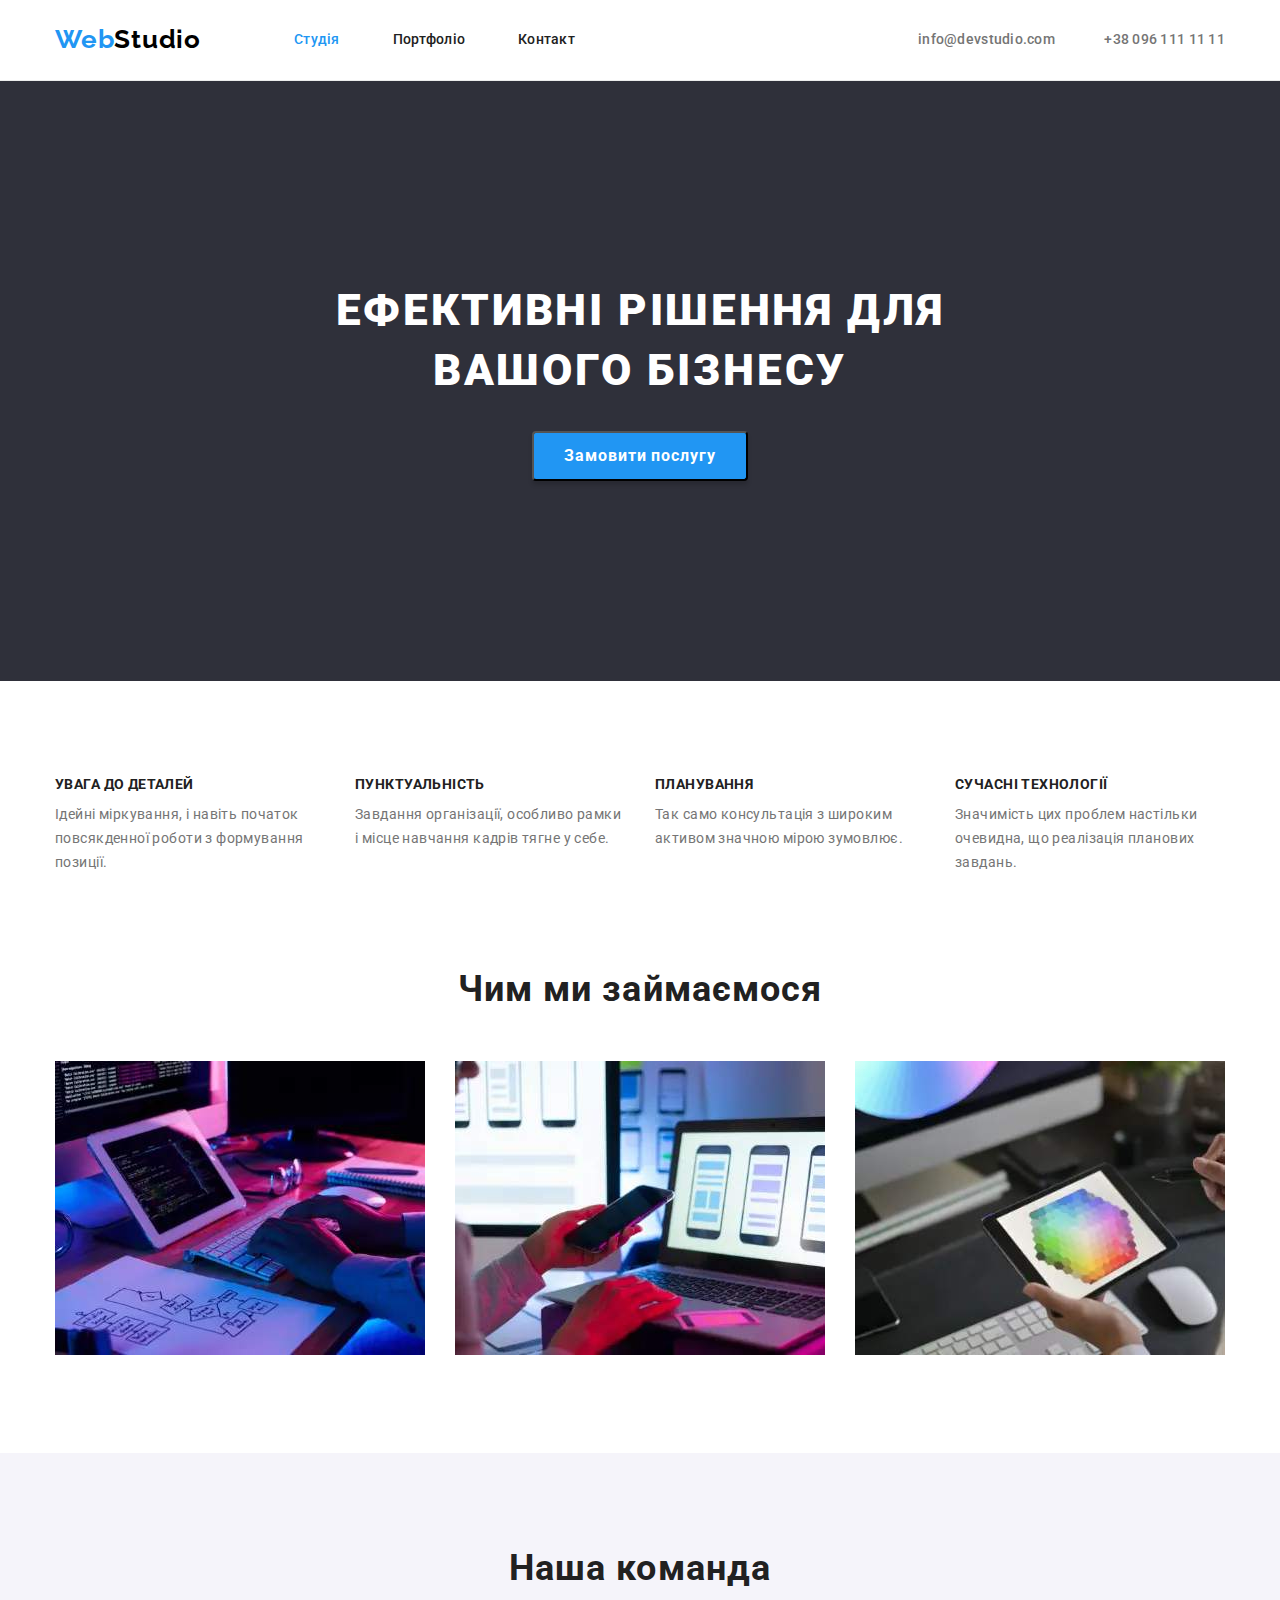
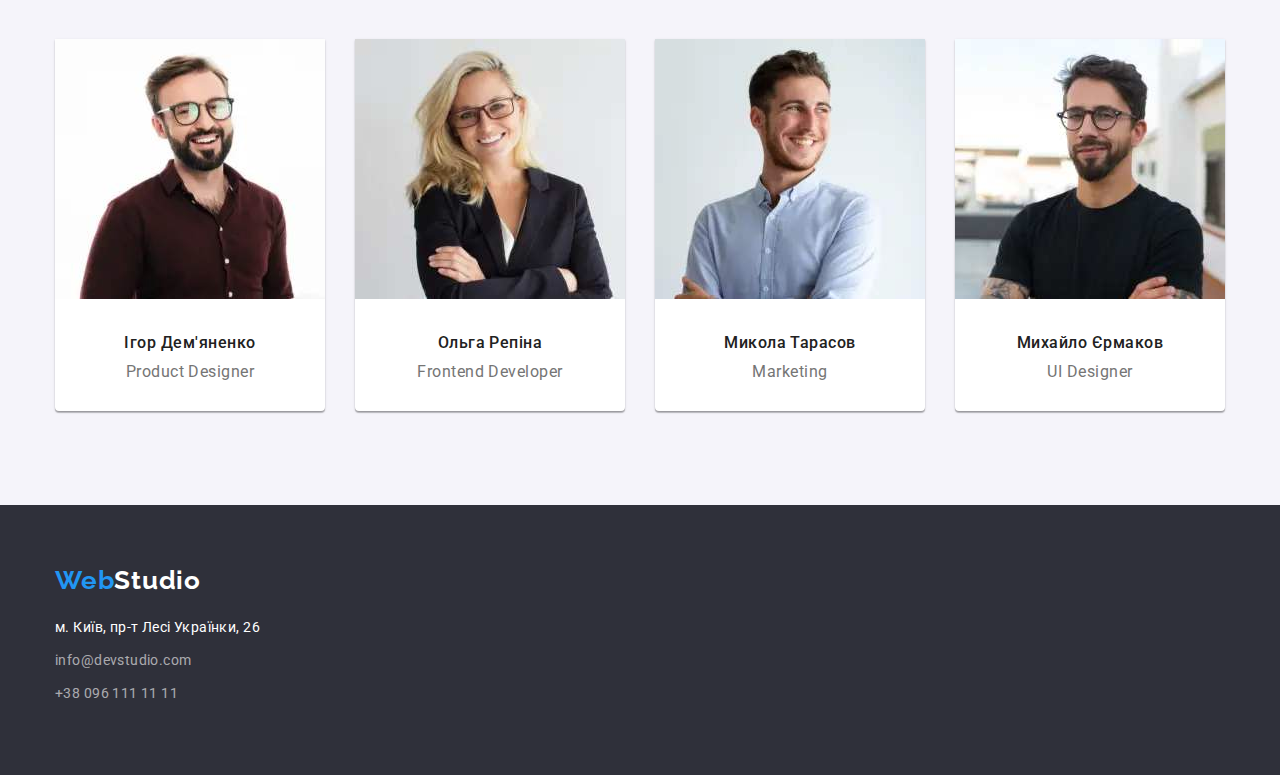
<file: index.html>
<!DOCTYPE html>
<html lang="uk">
<head>
    <meta charset="UTF-8">
    <meta http-equiv="X-UA-Compatible" content="IE=edge">
    <meta name="viewport" content="width=device-width, initial-scale=1.0">    
    <title>HOMEWORK3</title>
    <link rel="stylesheet" href="https://cdnjs.cloudflare.com/ajax/libs/modern-normalize/1.1.0/modern-normalize.min.css">
    <link rel="preconnect" href="https://fonts.googleapis.com">
    <link rel="preconnect" href="https://fonts.gstatic.com" crossorigin>
    <link href="https://fonts.googleapis.com/css2?family=Raleway:wght@700&family=Roboto:wght@400;500;700;900&display=swap"
        rel="stylesheet">
    <link rel="stylesheet" href="./css/styles.css">
</head>
<body>
        <header class="header-box">
            <div class="container">
                <div class="nav-flex-header">
                    <nav class="nav-flex-header">
                        <a href="./index.html" class="logo link "><span class="web">Web</span><span class="studio">Studio</span></a>
                        <ul class="nav-flex">
                            <li><a href="./index.html" class="link-nav link-current link">Студія</a></li>
                            <li><a href="./portfolio.html" class="link-nav link">Портфоліо</a></li>
                            <li><a href="" class="link-nav link">Контакт</a></li>
                        </ul>
                    </nav>
                    <ul class="nav-flex-tel">
                        <li><a href="mailto:info@devstudio.com" class="nav-contact link">info@devstudio.com</a></li>
                        <li><a href="tel:+380961111111" class="nav-contact link">+38 096 111 11 11</a></li>
                    </ul>
                </div>
                
            </div>                
        </header>

    <main>        
        <section class="order">
            <div class="container">
                <h1 class="hero-title">Ефективні рішення для вашого бізнесу</h1>
                <button type="button" class="order-button">Замовити послугу</button> 
            </div>              
        </section>
        <section class="advantage-box">
            <div class="container">
                <!--Чому ви обираєте нас?-->
                <ul class="advantage-flex">
                    <li>
                        <h3 class="title-advantage">УВАГА ДО ДЕТАЛЕЙ</h3>
                        <p class="advantage">Ідейні міркування, і навіть початок повсякденної роботи з формування позиції.</p>
                    </li>
                    <li>
                        <h3 class="title-advantage">ПУНКТУАЛЬНІСТЬ</h3>
                        <p class="advantage">Завдання організації, особливо рамки і місце навчання кадрів тягне у себе.</p>
                    </li>
                    <li>
                        <h3 class="title-advantage">ПЛАНУВАННЯ</h3>
                        <p class="advantage">Так само консультація з широким активом значною мірою зумовлює.</p>
                    </li>
                    <li>
                        <h3 class="title-advantage">СУЧАСНІ ТЕХНОЛОГІЇ</h3>
                        <p class="advantage">Значимість цих проблем настільки очевидна, що реалізація планових завдань.</p>
                    </li>
                </ul>
            </div>
        </section>
       
        <section class="specialization">
            <div class="container">
                <h2 class="specialization-title">Чим ми займаємося</h2>
                <ul class="specialization-foto">
                    <li><img src="images/imgdesktop.jpg" alt="Для Офісу" width="370" height="294"></li>
                    <li><img src="images/imgmobile.jpg" alt="Мобільні версії" width="370" height="294"></li>
                    <li><img src="images/imgtablet.jpg" alt="Версії для планшетів" width="370" height="294"></li>
                </ul>
            </div>
        </section>
                
        <section class="comand">
            <div class="container">
                    <h2 class="title-comand">Наша команда</h2>
                    <ul class="comand-flex" >
                        <li class="box-comand">
                            <img src="images/imgIgorDemiyanenko.jpg" alt="Фото Ігор Дем'яненко" width="270" height="260">
                            <div class="comand-name"><h3 class="name">Ігор Дем'яненко</h3>
                            <p lang="en" class="profession">Product Designer</p></div>
                        </li>
                        <li class="box-comand">
                            <img src="images/imgOlgaRepina.jpg" alt="Фото Ольга Репіна" width="270" height="260">
                            <div class="comand-name"><h3 class="name">Ольга Репіна</h3>
                            <p lang="en" class="profession">Frontend Developer</p></div>
                        </li>
                        <li class="box-comand">
                            <img src="images/imgNikolaiTarasov.jpg" alt="Фото Микола Тарасов" width="270" height="260">
                            <div class="comand-name"><h3 class="name">Микола Тарасов</h3>
                            <p lang="en" class="profession">Marketing</p></div>
                        </li>
                        <li class="box-comand">
                            <img src="images/imgMikhailErmakov.jpg" alt="Фото Михайло Єрмаков" width="270" height="260">
                            <div class="comand-name"><h3 class="name">Михайло Єрмаков</h3>
                            <p lang="en" class="profession">UI Designer</p></div>
                        </li>
                    </ul>
            </div>
        </section>
    
    </main>
    <footer class="footer">
        <div class="container">
                <a href="./index.html" class="logo-footer link"><span class="web">Web</span><span class="logo-studio-footer">Studio</span></a>
                <address>
                    <span class="adress">м. Київ, пр-т Лесі Українки, 26</span>
                    <ul>
                        <li class="link-footer"><a href="mailto:info@devstudio.com" class="contact link">info@devstudio.com</a></li>
                        <li class="link-footer"><a href="tel:+380961111111" class="contact link">+38 096 111 11 11</a></li>
                    </ul>
                </address>
        </div>
        
    </footer>
</body>
</html>
</file>
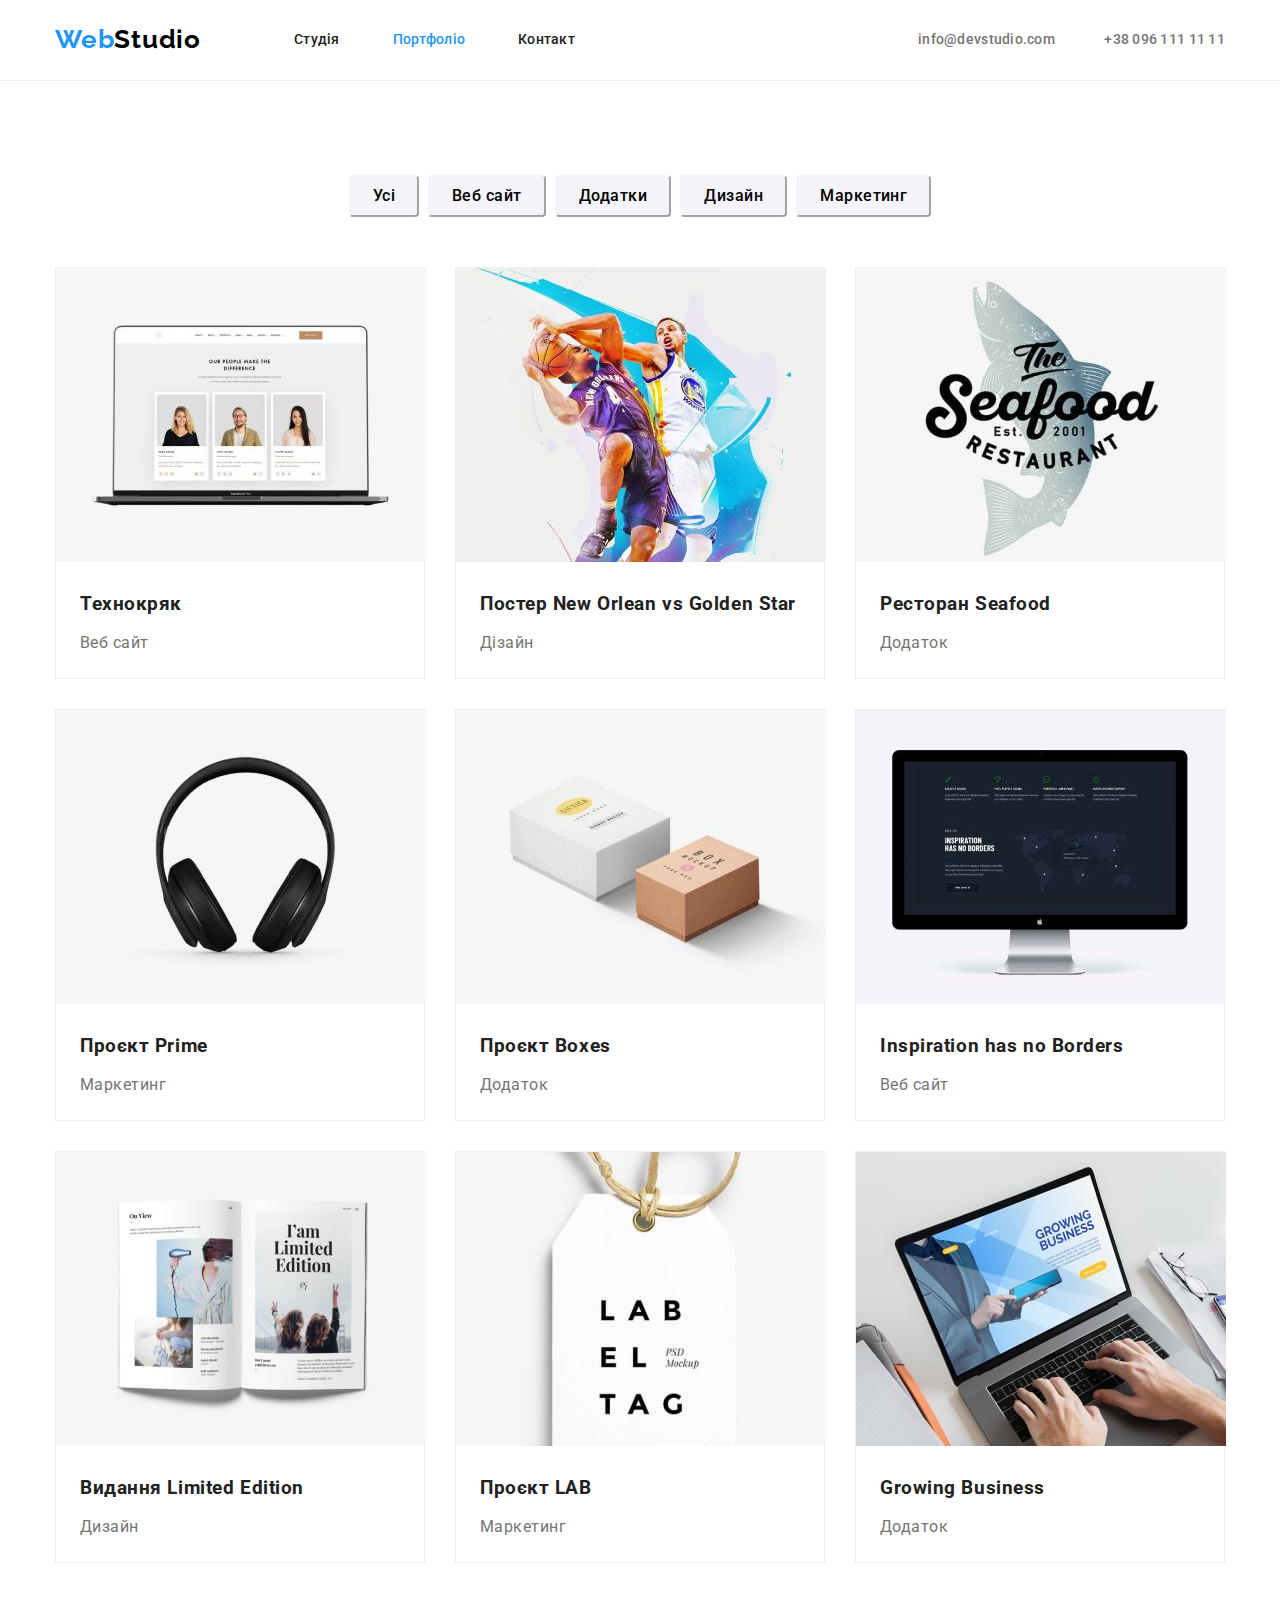
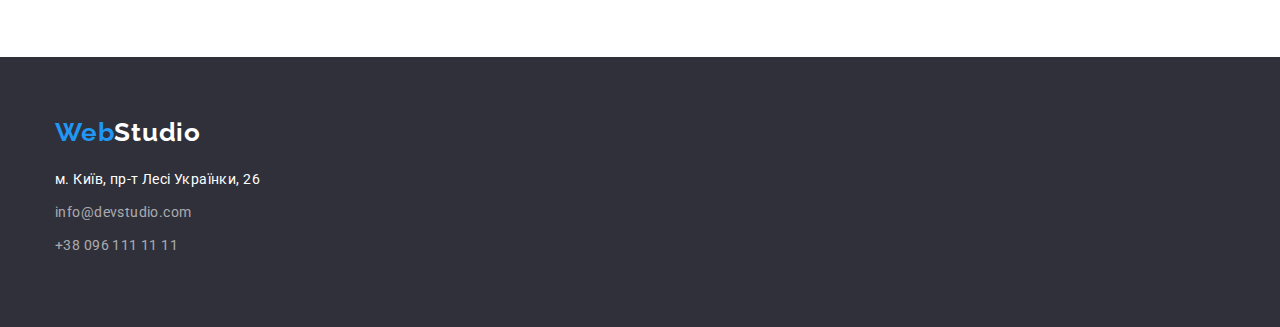
<file: portfolio.html>
<!DOCTYPE html>
<html lang="uk">

<head>
    <meta charset="UTF-8">
    <meta http-equiv="X-UA-Compatible" content="IE=edge">
    <meta name="viewport" content="width=device-width, initial-scale=1.0">
    <title>HOMEWORK3</title>
    <link rel="stylesheet" href="https://cdnjs.cloudflare.com/ajax/libs/modern-normalize/1.1.0/modern-normalize.min.css">
    <link rel="preconnect" href="https://fonts.googleapis.com">
    <link rel="preconnect" href="https://fonts.gstatic.com" crossorigin>
    <link href="https://fonts.googleapis.com/css2?family=Raleway:wght@700&family=Roboto:wght@400;500;700;900&display=swap"
        rel="stylesheet">
    <link rel="stylesheet" href="./css/styles.css">
</head>

<body>
    <header class="header-box">
        <div class="container">
            <div class="nav-flex-header">
                <nav class="nav-flex-header">
                    <a href="./index.html" class="logo link "><span class="web">Web</span><span
                            class="studio">Studio</span></a>
                    <ul class="nav-flex">
                        <li><a href="./index.html" class="link-nav link">Студія</a></li>
                        <li><a href="./portfolio.html" class="link-nav link-current link">Портфоліо</a></li>
                        <li><a href="" class="link-nav link">Контакт</a></li>
                    </ul>
                </nav>
                <ul class="nav-flex-tel">
                    <li><a href="mailto:info@devstudio.com" class="nav-contact link">info@devstudio.com</a></li>
                    <li><a href="tel:+380961111111" class="nav-contact link">+38 096 111 11 11</a></li>
                </ul>
            </div>
    
        </div>
    </header>
       
      
    <main>
            <section class="projects-box">
                <div class="container">
                    <ul class="button-list">
                        <li class=""><button type="button" class="button">Усi</button></li>
                        <li class=""><button type="button" class="button">Веб сайт</button></li>
                        <li class=""><button type="button" class="button">Додатки</button></li>
                        <li class=""><button type="button" class="button">Дизайн</button></li>
                        <li class=""><button type="button" class="button">Маркетинг</button></li>
                    </ul>
                    <ul class="card-flex">
                        <li class="card">
                            <img src="./images/imgtekhnokriak.jpg" alt="Технокряк Веб сайт" width="370">
                            <div class="filter"><h3 class="projects">Технокряк</h3>
                            <p class="project-type">Веб сайт</p></div>
                        </li>
                        <li class="card">
                            <img src="./images/imgposterneworlensstars.jpg" alt="Постер Нью Орлеан та Золоті зірки Дізайн" width="370">
                            <div class="filter"><h3 class="projects">Постер New Orlean vs Golden Star</h3>
                            <p class="project-type">Дізайн</p></div>
                        </li>
                        <li class="card">
                            <img src="./images/imgseafoods.jpg" alt="Ресторан Морська їжа Додаток" width="370">
                            <div class="filter"><h3 class="projects">Ресторан Seafood</h3>
                            <p class="project-type">Додаток</p></div>
                        </li>
                        <li class="card">
                            <img src="./images/imgprime.jpg" alt="Проєкт Прайм Маркетинг" width="370">
                            <div class="filter"><h3 class="projects">Проєкт Prime</h3>
                            <p class="project-type">Маркетинг</p></div>
                        </li>
                        <li class="card">
                            <img src="./images/imgboxes.jpg" alt="Проєкт Коробки Додаток" width="370">
                            <div class="filter"><h3 class="projects">Проєкт Boxes</h3>
                            <p class="project-type">Додаток</p></div>
                        </li>
                        <li class="card">
                            <img src="./images/imginspborders.jpg" alt="Натхнення без меж Веб сайт" width="370">
                            <div class="filter"><h3 class="projects">Inspiration has no Borders</h3>
                            <p class="project-type">Веб сайт</p></div>
                        </li>
                        <li class="card">
                            <img src="./images/imglimited.jpg" alt="Видання Обмежена серія Дизайн" width="370">
                            <div class="filter"><h3 class="projects">Видання Limited Edition</h3>
                            <p class="project-type">Дизайн</p></div>
                        </li>
                        <li class="card">
                            <img src="./images/imglab.jpg" alt="Проєкт Лаб Маркетинг" width="370">
                            <div class="filter"><h3 class="projects">Проєкт LAB</h3>
                            <p class="project-type">Маркетинг</p></div>
                        </li>
                        <li class="card">
                            <img src="./images/imggrowbis.jpg" alt="Рост бізнесу Додаток" width="370">
                            <div class="filter"><h3 class="projects">Growing Business</h3>
                            <p class="project-type">Додаток</p></div>
                        </li>
                </ul>
            </div>
        </section>
    </main>
    <footer class="footer">
        <div class="container">
            <a href="./index.html" class="logo-footer link"><span class="web">Web</span><span
                    class="logo-studio-footer">Studio</span></a>
            <address>
                <span class="adress">м. Київ, пр-т Лесі Українки, 26</span>
                <ul>
                    <li class="link-footer"><a href="mailto:info@devstudio.com" class="contact link">info@devstudio.com</a></li>
                    <li class="link-footer"><a href="tel:+380961111111" class="contact link">+38 096 111 11 11</a></li>
                </ul>
            </address>
        </div>
    
    </footer>

</body>

</html>
</file>
<file: css/styles.css>
:root {
    --color-primary: #212121;
    --color-logo-studio: #000000;
    --color-title-secondary:#FFFFFF;
    --color-link-text: #757575;
    --color-accent: #2196F3;
    --color-background: #188CE8;
    --color-order-shadow:rgba(0, 0, 0, 0.15);
    --color-conact-footer:rgba(255, 255, 255, 0.6);
    --color-order-section:#2F303A;
    --color-comand-section:#F5F4FA;
 }
/* * {outline: 1px solid red;} */
h1,
h2,
h3,
ul,
li,
p {padding: 0;
    margin: 0;
}
body { 
    font-family: 'Roboto','Arial','Helvetica',sans-serif;
    font-style: normal;
    color: var(--color-primary);
}
.container {
    margin:0 auto ;
    padding: 0 15px;
    width: 1200px;    
}
ul,li {
    list-style: none;
}
.link {
    text-decoration: none;
  }
  .nav-flex-header {
    align-items: center;
    display:flex;
    justify-content: space-between;
  }
  .nav-flex {
    width: 281px;
    display:flex;
    justify-content: space-between;
  }
  .nav-flex-tel {
    width: 307px;
    display:flex;
    justify-content: space-between;
  }
.header-box {
    border-bottom: 1px solid #ECECEC;
}
.logo {
    margin-right: 93px; 
    padding-top: 24px;
    padding-bottom: 25px;
    display: block;
    font-weight: 700;
    font-family: 'Raleway';
    font-size: 26px;
    line-height: 1.19;
    /* identical to box height */
    letter-spacing: 0.03em;   
}
.web {
    color: var(--color-accent);}
.studio {
    color: var(--color-logo-studio);
}
.link-nav {
    display:flex;
    padding-top: 32px;
    padding-bottom: 32px;
    font-family: inherit;
    font-weight: 500;
    font-size: 14px;
    line-height: 1.14;
    letter-spacing: 0.02em;
    color: var(--color-primary);
}
.link-nav:hover ,.link-nav:focus {
    color: var(--color-accent);
}
.link-current {
    color: var(--color-accent);
}
.nav-contact {
    display: flex;
    padding-top: 32px;
    padding-bottom: 32px;
    font-weight: 500;
    font-size: 14px;
    line-height: 1.14;
    letter-spacing: 0.02em;
    color: var(--color-link-text);
}
.nav-contact:hover,.nav-contact:focus {
    color: var(--color-accent);
}
.nav {
    background-color:var(--color-title-secondary);
}
.order {
    display: block;
    padding-top: 200px;
    padding-bottom: 200px;
    height: 600px;
    background-color: var(--color-order-section);
}
.hero-title {
  
    margin-left: auto;
    margin-right: auto;  
    margin-bottom: 30px;
    display:block;
    width: 696px;
    text-align: center;
    font-weight: 900;
    font-size: 44px;
    line-height: 1.36 ;
    /* or 136% */
    letter-spacing: 0.06em;
    text-transform: uppercase;
    color: var(--color-title-secondary);
}
.order-button {
    margin-left: auto;
    margin-right: auto;
    padding:10px auto;
    display:block;
    width: 216px;
    height: 50px;
    font-weight: 700;
    cursor: pointer;
    font-family: inherit;
    line-height: 1.88;
    /* identical to box height, or 188% */
    align-items: center;
    text-align: center;
    letter-spacing: 0.06em;
    color: var(--color-title-secondary);
    background-color:var(--color-accent);
    box-shadow: 0px 4px 4px rgba(0, 0, 0, 0.15);
    border-radius: 4px;
}
.order-button:hover, .order-button:focus {
    background: var(--color-background);
 }
 .advantage-box {
    padding-top: 94px;
    padding-bottom: 94px;
 }
 .advantage-flex {
     display:flex ;
     justify-content: space-between;
     width: 1170px;
  }
.title-advantage {
    padding-bottom: 10px;
    display: inline-block;
    font-weight: 700;
    font-size: 14px;
    line-height: 1.14;
    letter-spacing: 0.03em;
    text-transform: uppercase;
}
.advantage {
    height: 72px;
    width: 270px;
    font-size: 14px;
    line-height: 1.71;
    /* or 171% */
    letter-spacing: 0.03em;
    color: var(--color-link-text);
}
.specialization {
    /* padding-top: 94px; */
    padding-bottom: 94px;
}
.specialization-title {
    margin-bottom: 50px;
    font-weight: 700;
    font-size: 36px;
    line-height: 1.16;
    letter-spacing: 0.03em;
    text-align: center;
}
.comand-flex {
    display: flex;
    justify-content: space-between;
}
.title-comand { 
    margin-bottom: 50px;
    font-weight: 700;
    font-size: 36px;
    line-height: 1.17;
    letter-spacing: 0.03em;
    text-align: center;
}
.specialization-foto {
    display:flex;
    justify-content: space-between;
}
.comand-name {
    padding-top: 30px;
    padding-bottom: 30px;
}
.box-comand {
    width: 270px;
    background-color: var(--color-title-secondary);
    box-shadow: 0px 1px 3px rgba(0, 0, 0, 0.12), 0px 1px 1px rgba(0, 0, 0, 0.14), 0px 2px 1px rgba(0, 0, 0, 0.2);
    border-radius: 0px 0px 4px 4px;
}
.comand {
    padding-top: 94px;
    padding-bottom: 94px;
    background-color: var(--color-comand-section);
}
.name {
    font-size: 16px;
    padding-bottom: 10px;
    font-weight: 500;
    line-height: 1.17;
    /* identical to box height */
    letter-spacing: 0.03em;
    text-align: center;
}
.profession {
    line-height: 1.19;
    /* identical to box height */
    letter-spacing: 0.03em;
    color: var(--color-link-text);
    text-align: center;
}
.link-footer {
    margin-bottom: 9px;
}
.adress {
    display: block;
    margin-bottom: 9px;
    font-style: normal;
    font-size: 14px;
    line-height: 1.71;
    /* or 171% */
    letter-spacing: 0.03em;
    color: var(--color-title-secondary);
}
.contact {
    display: block;
    font-style: normal;
    font-family: inherit;
    font-size: 14px;
    line-height: 1.71;
    /* or 171% */
    letter-spacing: 0.03em;
    color: var(--color-conact-footer);
}
.contact:hover,.contact:focus {
    color: var(--color-accent);
}
.projects-box {
    padding-top: 94px;
    padding-bottom: 94px;

}
.button-list {
    margin-bottom: 50px;
    display: flex;
    justify-content: center;
    gap: 9px;
}

.button { 
    padding: 6px 22px;
    cursor: pointer;
    font-family: inherit;
    font-weight: 500;
    line-height: 1.63;
    /* identical to box height, or 162% */
    text-align: center;
    letter-spacing: 0.03em;
    border-radius: 4px;
    background-color: #F5F4FA;
    border-color:#F5F4FA;
}

.button:hover,.button:focus {
    color: var(--color-title-secondary);
    background-color: var(--color-accent);
}
.card-flex {
    display: flex;
    justify-content: space-between;
    flex-wrap: wrap;
    gap: 30px;
}
.card {
    box-sizing: border-box;
    width: 370px;
    background: var(--color-title-secondary);
    border: 1px solid #EEEEEE;

}
.filter {
    padding: 20px 24px;
}
.projects {
    padding-bottom: 4px;
    font-weight: 700;
    line-height: 2;
    /* identical to box height, or 188% */
    letter-spacing: 0.03em;
}
.project-type {
    /* width: 322px; */
    line-height: 1.88;
    /* identical to box height, or 188% */
    letter-spacing: 0.03em;
    color: var(--color-link-text);
}
.footer { 
    display: block;
    padding-top: 60px ;
    padding-bottom: 60px;
    background-color: var(--color-order-section);
}
.logo-footer {
    margin-bottom: 20px ;
    display: block;
    height: 31px;
    width: 145px;
    font-weight: 700;
    font-family: 'Raleway';
    font-size: 26px;
    line-height: 1.19;
    /* identical to box height */
    letter-spacing: 0.03em;
}
.logo-studio-footer { 
    font-family: 'Raleway';
    font-size: 26px;
    line-height: 1.19;
    /* identical to box height */
    letter-spacing: 0.03em;
    color:var(--color-title-secondary);
}
</file>
